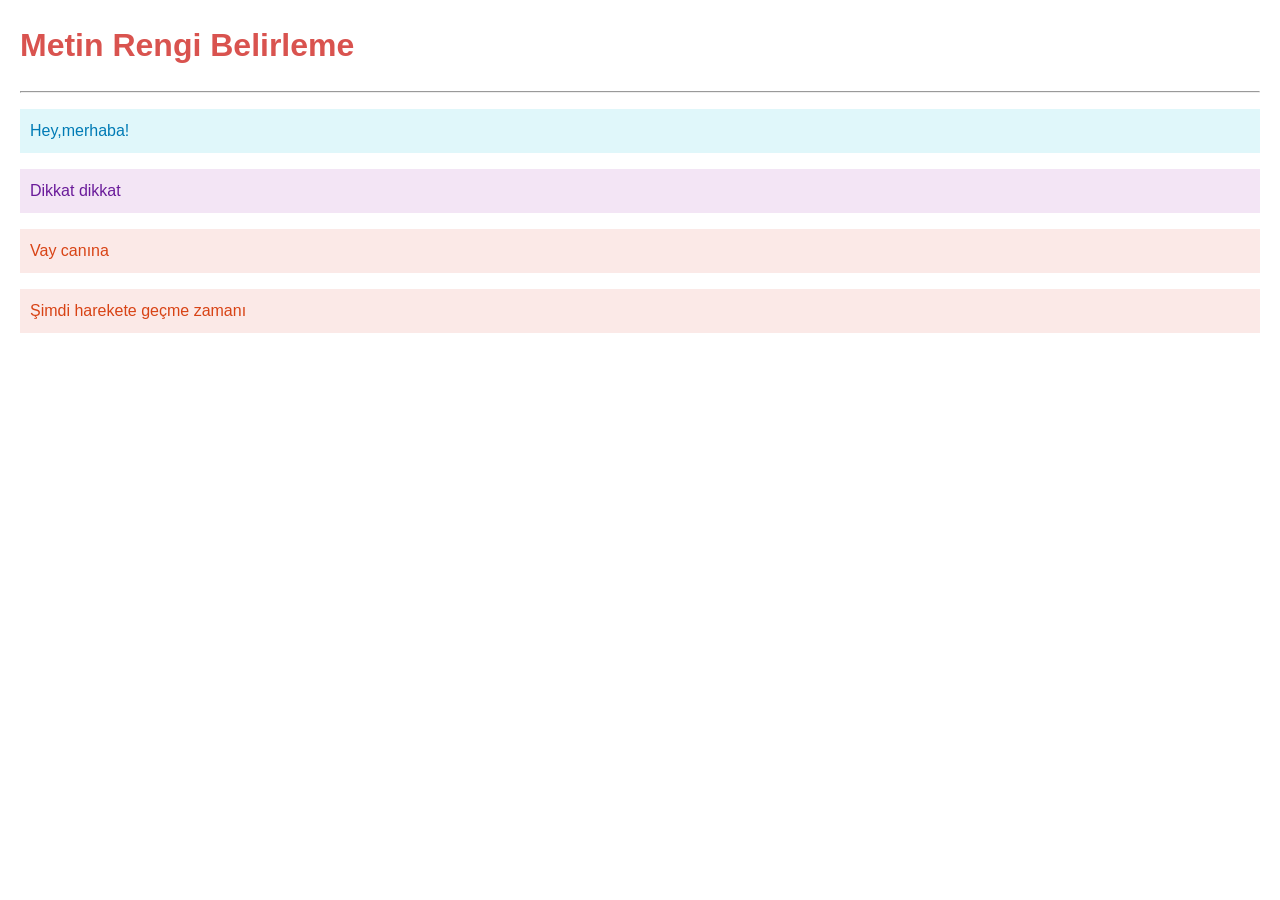
<file: ders1/index.html>
<!DOCTYPE html>
<html lang="en">
<head>
  <meta charset="UTF-8">
  <meta name="viewport" content="width=device-width, initial-scale=1.0">
  <title>Renkler</title>
  <link rel="stylesheet" href="style.css">
</head>
<body>

  <h1>Metin Rengi Belirleme</h1>
  <hr>

  <p class="birinci">
    Hey,merhaba!
  </p>

  <p class="ikinci">
    Dikkat dikkat
  </p>

  <p class="ucuncu">
    Vay canına
  </p>

  <p class="ucuncu">
    Şimdi harekete geçme zamanı
  </p>

</body>
</html>
</file>
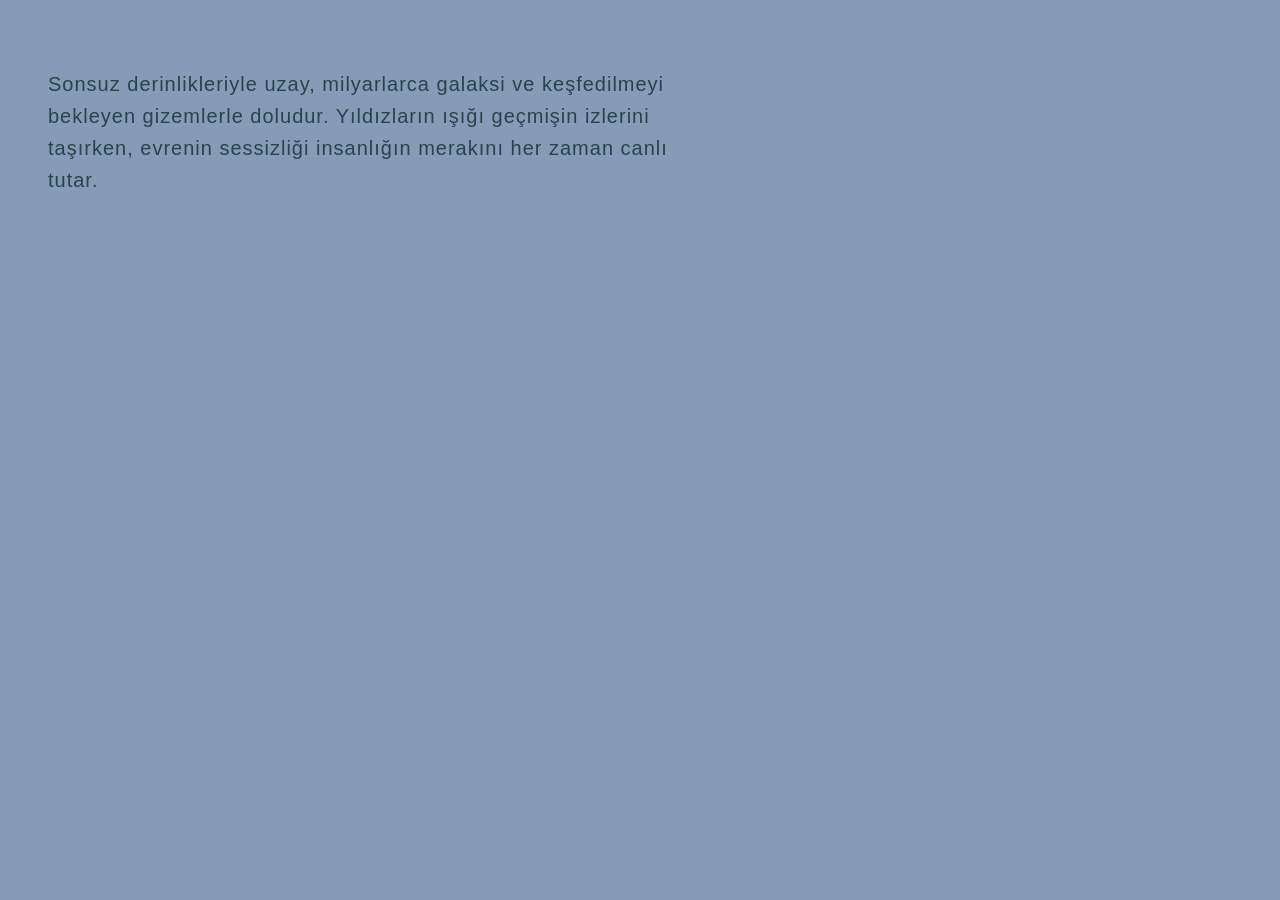
<file: ders2/index.html>
<!DOCTYPE html>
<html lang="tr">
<head>
  <meta charset="UTF-8">
  <meta name="viewport" content="width=device-width, initial-scale=1.0">
  <title>Uzay Metni</title>
  <link rel="stylesheet" href="style.css">
</head>
<body>

  <p class="uzay-paragrafi">
    Sonsuz derinlikleriyle uzay, milyarlarca galaksi ve keşfedilmeyi bekleyen gizemlerle doludur. Yıldızların ışığı geçmişin izlerini taşırken, evrenin sessizliği insanlığın merakını her zaman canlı tutar.
  </p>

</body>
</html>
</file>
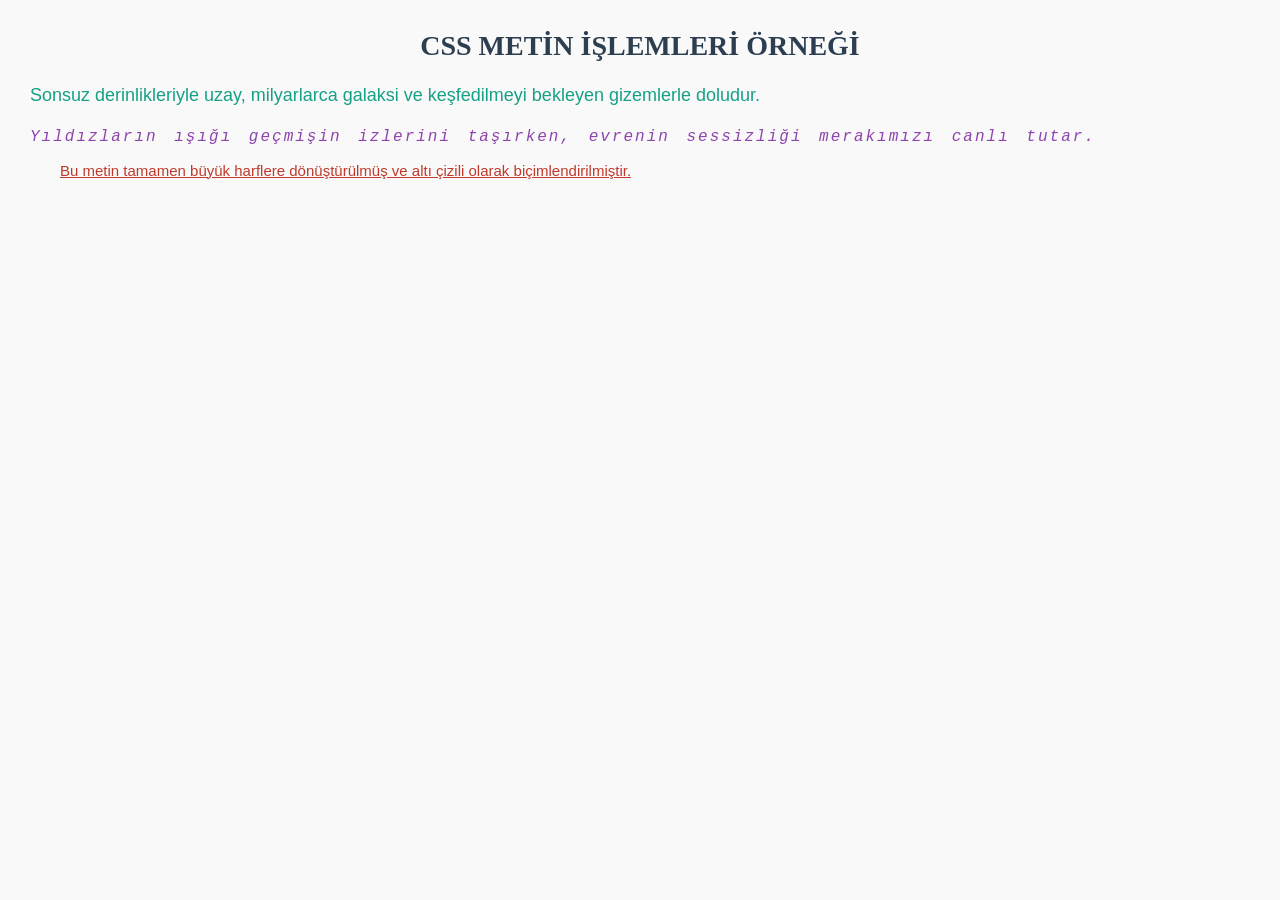
<file: ders3/index.html>
<!DOCTYPE html>
<html lang="tr">
<head>
  <meta charset="UTF-8">
  <meta name="viewport" content="width=device-width, initial-scale=1.0">
  <title>Metin İşlemleri</title>
  <link rel="stylesheet" href="style.css">
</head>
<body>

  <h1 class="baslik">CSS Metin İşlemleri Örneği</h1>

  <p class="metin-1">
    Sonsuz derinlikleriyle uzay, milyarlarca galaksi ve keşfedilmeyi bekleyen gizemlerle doludur.
  </p>

  <p class="metin-2">
    Yıldızların ışığı geçmişin izlerini taşırken, evrenin sessizliği merakımızı canlı tutar.
  </p>

  <p class="metin-3">
    Bu metin tamamen büyük harflere dönüştürülmüş ve altı çizili olarak biçimlendirilmiştir.
  </p>

</body>
</html>
</file>
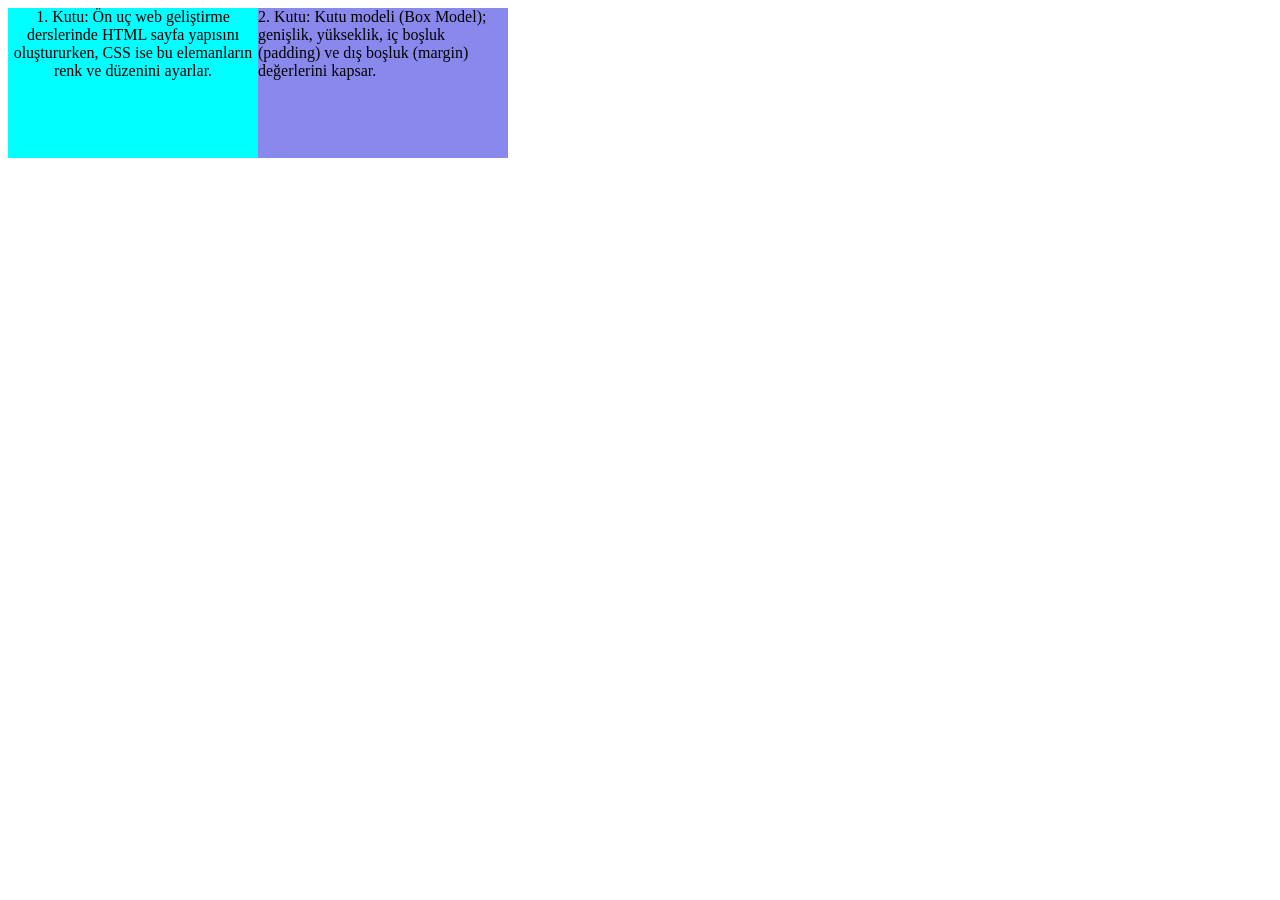
<file: ders4/index.html>
<!DOCTYPE html>
<html lang="en">
<head>
  <meta charset="UTF-8">
  <title>Kutu Modeli</title>
  <style>
    .kutu {
      background-color: aqua;
      height: 150px;
      width: 250px;
      text-align: center;
      float: left;
    }

    .kutu2 {
      background-color: rgb(137, 137, 237);
      height: 150px;
      width: 250px;
      float: left;
    }
  </style>
</head>
<body>

  <div class="kutu">
    1. Kutu: Ön uç web geliştirme derslerinde HTML sayfa yapısını oluştururken, CSS ise bu elemanların renk ve düzenini ayarlar.
  </div>

  <div class="kutu2">
    2. Kutu: Kutu modeli (Box Model); genişlik, yükseklik, iç boşluk (padding) ve dış boşluk (margin) değerlerini kapsar.
  </div>

</body>
</html>
</file>
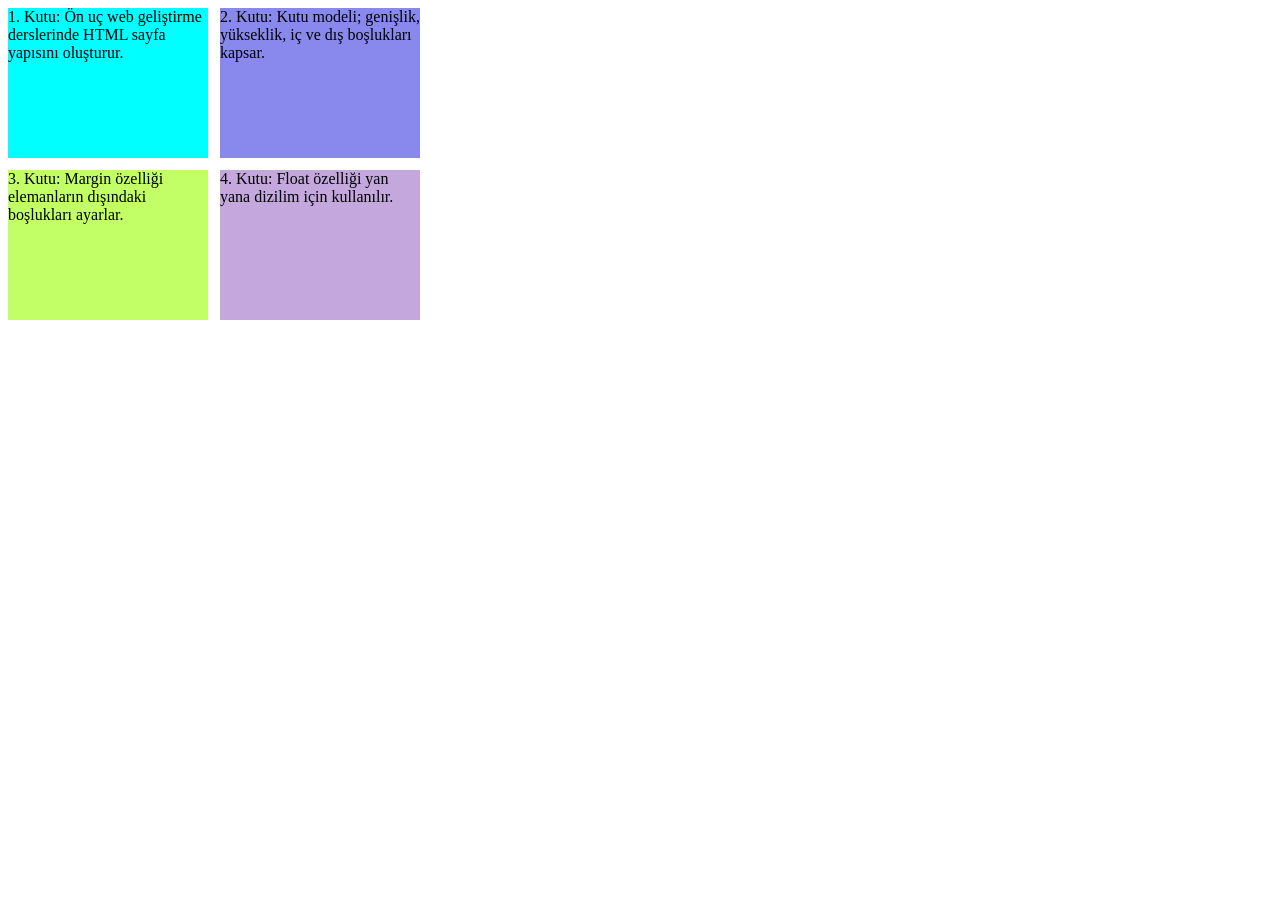
<file: ders5/index.html>
<!DOCTYPE html>
<html lang="en">
<head>
  <meta charset="UTF-8">
  <title>Kutu Modeli - Margin</title>
  <style>
    
    .container1, .container2 {
      width: 100%;
      float: left;
      margin-bottom: 12px; 
    }

    
    .kutu, .kutu2, .kutu3, .kutu4 {
      height: 150px;
      width: 200px;
      float: left;
    }

   
    .kutu {
      background-color: aqua;
      margin-right: 12px; 
    }

    .kutu2 {
      background-color: rgb(137, 137, 237);
    }

    
    .kutu3 {
      background-color: rgb(194, 255, 102);
      margin-right: 12px;
    }

    .kutu4 {
      background-color: rgb(195, 167, 221);
    }
  </style>
</head>
<body>

 
  <div class="container1">
    <div class="kutu">
      1. Kutu: Ön uç web geliştirme derslerinde HTML sayfa yapısını oluşturur.
    </div>
    <div class="kutu2">
      2. Kutu: Kutu modeli; genişlik, yükseklik, iç ve dış boşlukları kapsar.
    </div>
  </div>

  
  <div class="container2">
    <div class="kutu3">
      3. Kutu: Margin özelliği elemanların dışındaki boşlukları ayarlar.
    </div>
    <div class="kutu4">
      4. Kutu: Float özelliği yan yana dizilim için kullanılır.
    </div>
  </div>

</body>
</html>
</file>
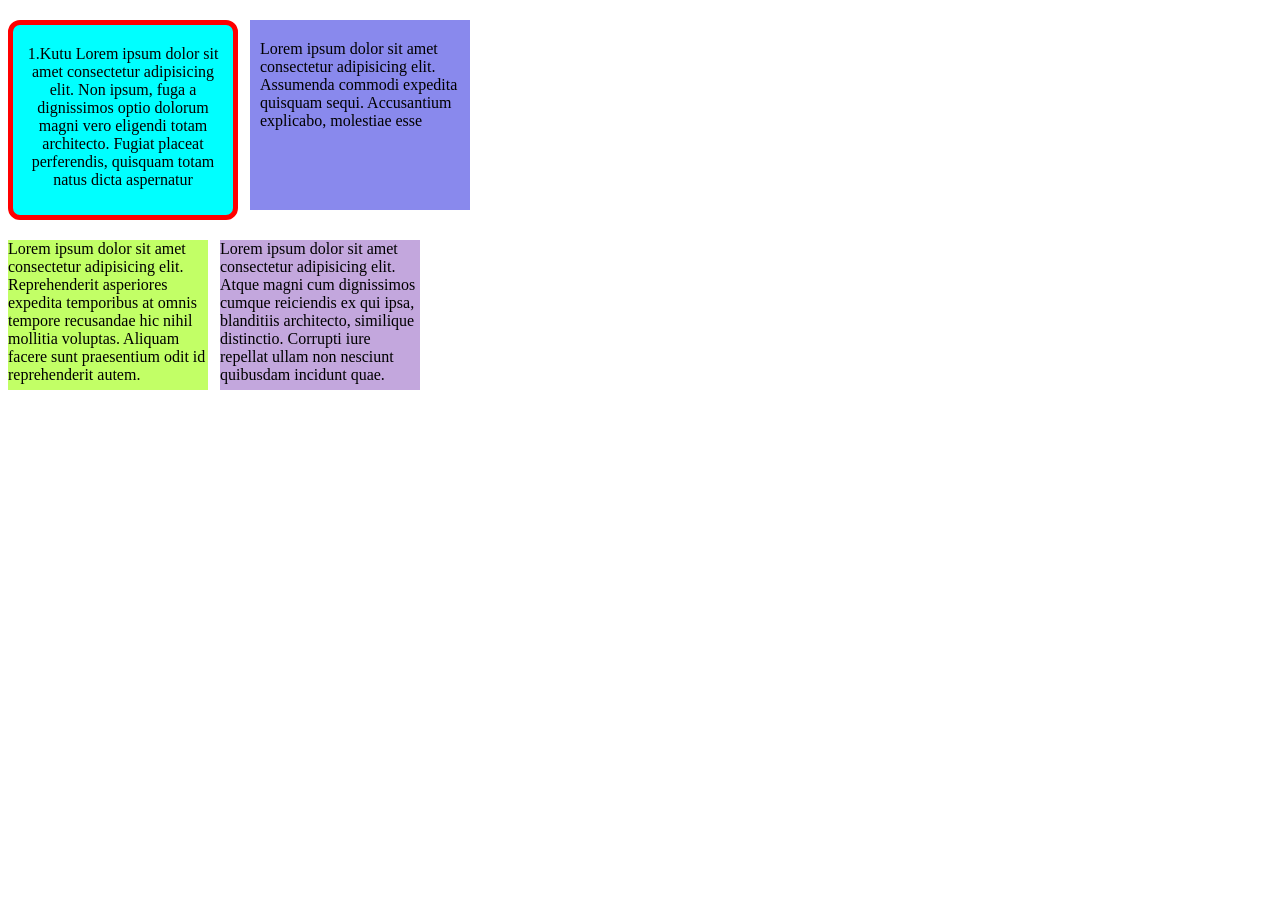
<file: ders6/index.html>
<!DOCTYPE html>
<html lang="en">
<head>
  <meta charset="UTF-8">
  <title>Kutu Modeli</title>
  <style>
    .kutu {
      background-color: aqua;
      height: 150px;
      width: 200px;
      text-align: center;
      float: left;
      margin-right: 12px;
      margin-top: 12px;
      margin-bottom: 20px;
      padding: 20px 10px 20px 10px;
      border: 5px solid red;
      border-radius: 12px;
    }

    .kutu2 {
      background-color: rgb(137, 137, 237);
      height: 150px;
      width: 200px;
      float: left;
      margin-top: 12px;
      margin-bottom: 20px;
      padding: 20px 10px 20px 10px;
    }

    .container1 {
      width: 100%;
      float: left;
    }

    .container2 {
      width: 100%;
      float: left;
    }

    .kutu3 {
      background-color: rgb(194, 255, 102);
      height: 150px;
      width: 200px;
      float: left;
      margin-right: 12px;
    }

    .kutu4 {
      background-color: rgb(195, 167, 221);
      height: 150px;
      width: 200px;
      float: left;
    }
  </style>
</head>
<body>

  <div class="container1">
    <div class="kutu">
      1.Kutu Lorem ipsum dolor sit amet consectetur adipisicing elit. Non ipsum, fuga a dignissimos optio dolorum magni vero eligendi totam architecto. Fugiat placeat perferendis, quisquam totam natus dicta aspernatur
    </div>
    <div class="kutu2">
      Lorem ipsum dolor sit amet consectetur adipisicing elit. Assumenda commodi expedita quisquam sequi. Accusantium explicabo, molestiae esse
    </div>
  </div>

  <div class="container2">
    <div class="kutu3">
      Lorem ipsum dolor sit amet consectetur adipisicing elit. Reprehenderit asperiores expedita temporibus at omnis tempore recusandae hic nihil mollitia voluptas. Aliquam facere sunt praesentium odit id reprehenderit autem.
    </div>
    <div class="kutu4">
      Lorem ipsum dolor sit amet consectetur adipisicing elit. Atque magni cum dignissimos cumque reiciendis ex qui ipsa, blanditiis architecto, similique distinctio. Corrupti iure repellat ullam non nesciunt quibusdam incidunt quae.
    </div>
  </div>

</body>
</html>
</file>
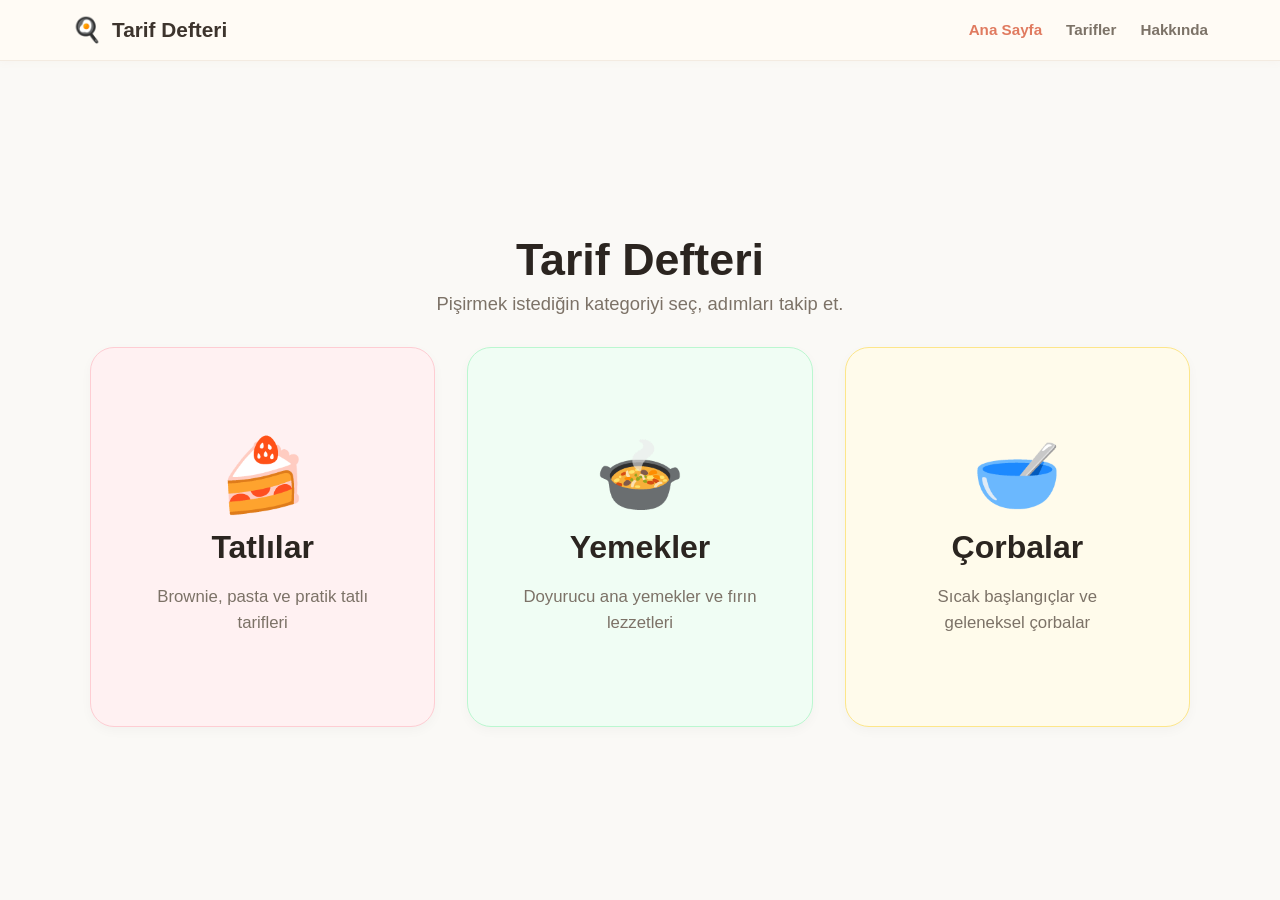
<file: recipe-app/index.html>
<!DOCTYPE html>
<html lang="tr">
<head>
  <meta charset="UTF-8">
  <meta name="viewport" content="width=device-width, initial-scale=1.0">
  <title>Tarif Defteri</title>
  <link rel="stylesheet" href="style.css">
</head>
<body>

  <!-- Navigasyon Barı -->
  <nav class="navbar">
    <div class="nav-container">
      <div class="nav-logo" id="logo-home">
        <span class="logo-icon">🍳</span>
        <span class="logo-text">Tarif Defteri</span>
      </div>
      <ul class="nav-links">
        <li><a href="#" class="nav-link active" id="nav-home">Ana Sayfa</a></li>
        <li><a href="#" class="nav-link">Tarifler</a></li>
        <li><a href="#" class="nav-link">Hakkında</a></li>
      </ul>
    </div>
  </nav>

  <div class="main-wrapper">
    
    <header class="app-header">
      <h1 id="main-title">Tarif Defteri</h1>
      <p id="main-subtitle">Pişirmek istediğin kategoriyi seç, adımları takip et.</p>
    </header>

    <main class="container">
      
      <!-- 1. KADEME: Kategori Kartları -->
      <section id="category-section" class="category-grid">
        <button class="category-card" data-category="tatli">
          <span class="category-icon">🍰</span>
          <h2>Tatlılar</h2>
          <p>Brownie, pasta ve pratik tatlı tarifleri</p>
        </button>

        <button class="category-card" data-category="yemek">
          <span class="category-icon">🍲</span>
          <h2>Yemekler</h2>
          <p>Doyurucu ana yemekler ve fırın lezzetleri</p>
        </button>

        <button class="category-card" data-category="corba">
          <span class="category-icon">🥣</span>
          <h2>Çorbalar</h2>
          <p>Sıcak başlangıçlar ve geleneksel çorbalar</p>
        </button>
      </section>

      <!-- 2. KADEME: Yemeklerin Resimli Kart Listesi -->
      <section id="recipes-section" class="recipes-container hidden">
        <div class="recipes-header">
          <button id="btn-back-categories" class="btn-back">← Kategorilere Dön</button>
          <h2 id="current-category-title">Tarifler</h2>
        </div>
        <div id="recipe-cards-grid" class="cards-grid">
          <!-- JS ile resimli yemek kartları basılacak -->
        </div>
      </section>

      <!-- 3. KADEME: Tek Bir Tarifin Detay Sayfası -->
      <section id="recipe-detail-section" class="detail-container hidden">
        <div class="recipes-header">
          <button id="btn-back-recipes" class="btn-back">← Yemek Listesine Dön</button>
        </div>
        <div id="recipe-detail-content">
          <!-- JS ile detay basılacak -->
        </div>
      </section>

    </main>

  </div>

  <script src="app.js"></script>
</body>
</html>
</file>
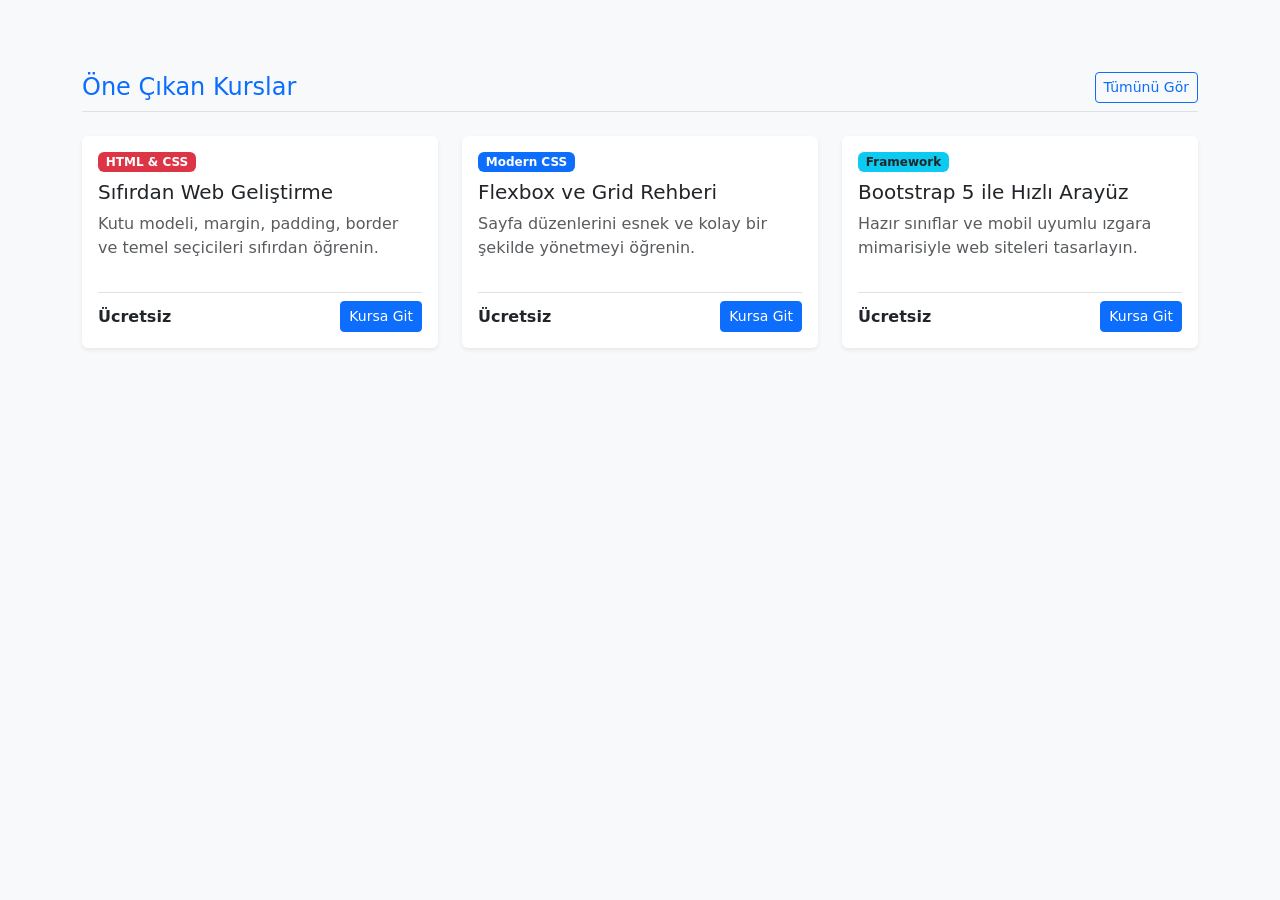
<file: son ders/index.html>
<!DOCTYPE html>
<html lang="tr">
<head>
  <meta charset="UTF-8">
  <meta name="viewport" content="width=device-width, initial-scale=1.0">
  <title>Bootstrap ve Flexbox Örneği</title>
  
  <link href="https://cdn.jsdelivr.net/npm/bootstrap@5.3.3/dist/css/bootstrap.min.css" rel="stylesheet">
</head>
<body class="bg-light p-4">

  
  <div class="container my-5">
    
   
    <div class="d-flex justify-content-between align-items-center mb-4 pb-2 border-bottom">
      <h2 class="h4 mb-0 text-primary">Öne Çıkan Kurslar</h2>
      <button class="btn btn-outline-primary btn-sm">Tümünü Gör</button>
    </div>

    
    <div class="row g-4">

      
      <div class="col-12 col-md-6 col-lg-4">
        
        <div class="card h-100 shadow-sm border-0">
          <div class="card-body d-flex flex-column">
            <span class="badge bg-danger w-auto align-self-start mb-2">HTML & CSS</span>
            <h5 class="card-title">Sıfırdan Web Geliştirme</h5>
            <p class="card-text text-muted flex-grow-1">
              Kutu modeli, margin, padding, border ve temel seçicileri sıfırdan öğrenin.
            </p>
            
            <div class="d-flex justify-content-between align-items-center mt-3 pt-2 border-top">
              <span class="fw-bold text-dark">Ücretsiz</span>
              <button class="btn btn-primary btn-sm">Kursa Git</button>
            </div>
          </div>
        </div>
      </div>

      
      <div class="col-12 col-md-6 col-lg-4">
        <div class="card h-100 shadow-sm border-0">
          <div class="card-body d-flex flex-column">
            <span class="badge bg-primary w-auto align-self-start mb-2">Modern CSS</span>
            <h5 class="card-title">Flexbox ve Grid Rehberi</h5>
            <p class="card-text text-muted flex-grow-1">
              Sayfa düzenlerini esnek ve kolay bir şekilde yönetmeyi öğrenin.
            </p>
            <div class="d-flex justify-content-between align-items-center mt-3 pt-2 border-top">
              <span class="fw-bold text-dark">Ücretsiz</span>
              <button class="btn btn-primary btn-sm">Kursa Git</button>
            </div>
          </div>
        </div>
      </div>

      
      <div class="col-12 col-md-6 col-lg-4">
        <div class="card h-100 shadow-sm border-0">
          <div class="card-body d-flex flex-column">
            <span class="badge bg-purple bg-info text-dark w-auto align-self-start mb-2">Framework</span>
            <h5 class="card-title">Bootstrap 5 ile Hızlı Arayüz</h5>
            <p class="card-text text-muted flex-grow-1">
              Hazır sınıflar ve mobil uyumlu ızgara mimarisiyle web siteleri tasarlayın.
            </p>
            <div class="d-flex justify-content-between align-items-center mt-3 pt-2 border-top">
              <span class="fw-bold text-dark">Ücretsiz</span>
              <button class="btn btn-primary btn-sm">Kursa Git</button>
            </div>
          </div>
        </div>
      </div>

    </div>
  </div>

</body>
</html>
</file>
<file: ders1/style.css>
body {
  font-family: Arial, sans-serif;
  margin: 20px;
  line-height: 1.5;
}


h1 {
  color: #d9534f;
}


.birinci {
  color: #007bb5;
  background-color: #e0f7fa;
  padding: 10px;
}

.ikinci {
  color: #6a1b9a;
  background-color: #f3e5f5;
  padding: 10px;
}

.ucuncu {
  color: #d84315;
  background-color: #fbe9e7;
  padding: 10px;
  margin-bottom: 10px;
}
</file>
<file: ders2/style.css>
body {
  background-color: #879bb9; 
  padding: 40px;
}

.uzay-paragrafi {
  
  font-family: 'Segoe UI', Impact, 'Arial Black', Trebuchet MS, sans-serif;
  font-size: 20px;
  line-height: 1.6;
  color: #244549; 
  letter-spacing: 1px; 
  max-width: 650px;
}
</file>
<file: ders3/style.css>
body {
  font-family: Arial, Helvetica, sans-serif; 
  margin: 30px;
  background-color: #f9f9f9;
}


.baslik {
  font-family: 'Georgia', serif;      
  font-size: 28px;                   
  font-weight: bold;                 
  color: #2c3e50;                    
  text-align: center;               
  text-transform: uppercase;         
}


.metin-1 {
  font-family: 'Segoe UI', sans-serif;
  font-size: 18px;
  color: #16a085;
  text-align: justify;             
  line-height: 1.6;                 
}


.metin-2 {
  font-family: 'Courier New', monospace; 
  font-size: 16px;
  color: #8e44ad;
  letter-spacing: 2px;              
  word-spacing: 5px;                
  font-style: italic;               
}


.metin-3 {
  font-size: 15px;
  color: #c0392b;
  text-decoration: underline;       
  text-indent: 30px;                 
}
</file>
<file: recipe-app/style.css>
/* --- TEMEL AYARLAR --- */
* {
  box-sizing: border-box;
  margin: 0;
  padding: 0;
  font-family: -apple-system, BlinkMacSystemFont, "Segoe UI", Roboto, sans-serif;
}

body {
  background-color: #faf9f6;
  color: #2d3748;
  min-height: 100vh;
  display: flex;
  flex-direction: column;
}

/* --- NAVBAR --- */
.navbar {
  width: 100%;
  background-color: #fffbf5;
  border-bottom: 1.5px solid #f3ebe1;
  box-shadow: 0 2px 8px rgba(180, 140, 100, 0.04);
}

.nav-container {
  max-width: 1200px;
  margin: 0 auto;
  padding: 16px 32px;
  display: flex;
  align-items: center;
  justify-content: space-between;
}

.nav-logo {
  display: flex;
  align-items: center;
  gap: 10px;
  font-size: 1.3rem;
  font-weight: 700;
  color: #3d342d;
  cursor: pointer;
}

.logo-icon {
  font-size: 1.5rem;
}

.nav-links {
  list-style: none;
  display: flex;
  align-items: center;
  gap: 24px;
}

.nav-link {
  text-decoration: none;
  color: #7c7267;
  font-weight: 600;
  font-size: 0.95rem;
  transition: all 0.2s ease;
}

.nav-link:hover, .nav-link.active {
  color: #e07a5f;
}

/* --- ORTALAYICI ALAN --- */
.main-wrapper {
  flex: 1;
  display: flex;
  flex-direction: column;
  justify-content: center;
  align-items: center;
  padding: 32px 24px;
}

.app-header {
  text-align: center;
  margin-bottom: 32px;
}

.app-header h1 {
  font-size: 2.8rem;
  font-weight: 800;
  color: #2b2520;
  margin-bottom: 8px;
}

.app-header p {
  color: #7c7267;
  font-size: 1.15rem;
}

.container {
  width: 100%;
  max-width: 1100px;
}

/* --- 1. KADEME: KATEGORİ KARTLARI --- */
.category-grid {
  display: grid;
  grid-template-columns: repeat(3, 1fr);
  gap: 32px;
  width: 100%;
}

.category-card {
  border: 1.5px solid transparent;
  border-radius: 24px;
  min-height: 380px;
  padding: 40px 24px;
  cursor: pointer;
  text-align: center;
  display: flex;
  flex-direction: column;
  align-items: center;
  justify-content: center;
  gap: 18px;
  transition: all 0.25s ease-in-out;
  box-shadow: 0 4px 12px rgba(0, 0, 0, 0.03);
}

.category-card:hover {
  transform: translateY(-6px);
  box-shadow: 0 16px 24px -6px rgba(0, 0, 0, 0.08);
}

.category-card[data-category="tatli"] { background-color: #fff1f2; border-color: #fecdd3; }
.category-card[data-category="tatli"]:hover { border-color: #fb7185; }

.category-card[data-category="yemek"] { background-color: #f0fdf4; border-color: #bbf7d0; }
.category-card[data-category="yemek"]:hover { border-color: #4ade80; }

.category-card[data-category="corba"] { background-color: #fffbeb; border-color: #fde68a; }
.category-card[data-category="corba"]:hover { border-color: #facc15; }

.category-icon { font-size: 4.5rem; line-height: 1; }
.category-card h2 { font-size: 2rem; font-weight: 700; color: #2b2520; }
.category-card p { font-size: 1.05rem; color: #7c7267; line-height: 1.5; max-width: 240px; }

/* --- 2. KADEME: RESİMLİ YEMEK KARTLARI --- */
.cards-grid {
  display: grid;
  grid-template-columns: repeat(3, 1fr);
  gap: 28px;
}

.food-preview-card {
  background: #ffffff;
  border-radius: 20px;
  overflow: hidden;
  border: 1.5px solid #f3ebe1;
  cursor: pointer;
  transition: all 0.25s ease;
  box-shadow: 0 4px 12px rgba(0, 0, 0, 0.03);
  display: flex;
  flex-direction: column;
}

.food-preview-card:hover {
  transform: translateY(-6px);
  border-color: #e07a5f;
  box-shadow: 0 16px 24px -4px rgba(224, 122, 95, 0.15);
}

.food-image-wrapper {
  width: 100%;
  height: 200px;
  overflow: hidden;
  background-color: #f5f0eb;
}

.food-image-wrapper img {
  width: 100%;
  height: 100%;
  object-fit: cover;
  transition: transform 0.3s ease;
}

.food-preview-card:hover .food-image-wrapper img {
  transform: scale(1.05);
}

.food-info {
  padding: 20px;
  display: flex;
  flex-direction: column;
  gap: 8px;
}

.food-info h3 {
  font-size: 1.35rem;
  color: #2b2520;
}

.food-meta {
  display: flex;
  justify-content: space-between;
  font-size: 0.9rem;
  color: #7c7267;
  font-weight: 500;
  margin-top: 6px;
}

.view-btn-text {
  color: #e07a5f;
  font-weight: 700;
  font-size: 0.95rem;
  margin-top: 10px;
  display: inline-block;
}

/* --- 3. KADEME: TARİF DETAY EKRANI --- */
.recipe-detail-card {
  background: #ffffff;
  border-radius: 24px;
  overflow: hidden;
  border: 1.5px solid #f3ebe1;
  box-shadow: 0 6px 20px rgba(0, 0, 0, 0.04);
}

.detail-banner {
  width: 100%;
  height: 320px;
  object-fit: cover;
}

.detail-body {
  padding: 36px;
}

.detail-header {
  display: flex;
  justify-content: space-between;
  align-items: center;
  border-bottom: 1.5px solid #f3ebe1;
  padding-bottom: 20px;
  margin-bottom: 24px;
}

.detail-header h2 {
  font-size: 2rem;
  color: #2b2520;
}

.detail-badges {
  display: flex;
  gap: 12px;
}

.badge {
  background: #fff1f2;
  color: #e07a5f;
  padding: 6px 14px;
  border-radius: 20px;
  font-weight: 600;
  font-size: 0.9rem;
}

.detail-sections {
  display: grid;
  grid-template-columns: 1fr 1.5fr;
  gap: 40px;
}

.detail-sections h4 {
  font-size: 1.25rem;
  color: #2b2520;
  margin-bottom: 16px;
}

.ingredients-list, .steps-list {
  padding-left: 20px;
  color: #554d45;
  line-height: 1.8;
  font-size: 1rem;
}

/* --- BUTONLAR & GİZLEME --- */
.recipes-header {
  display: flex;
  align-items: center;
  justify-content: space-between;
  margin-bottom: 24px;
}

.btn-back {
  background-color: #f3ebe1;
  color: #4a4036;
  border: none;
  padding: 10px 18px;
  border-radius: 10px;
  cursor: pointer;
  font-weight: 600;
  transition: background-color 0.2s;
}

.btn-back:hover {
  background-color: #e6dacb;
}

.hidden {
  display: none !important;
}
</file>
